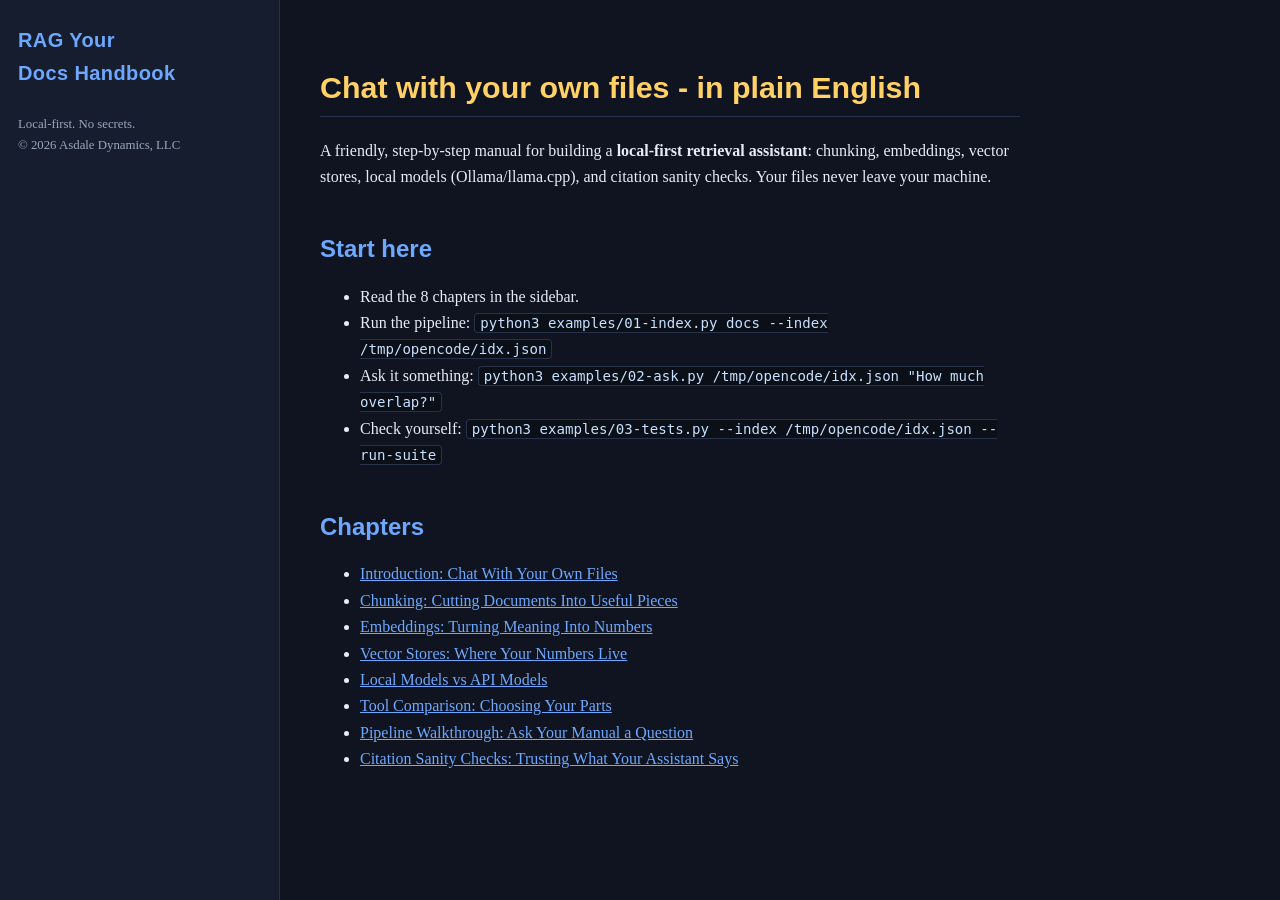
<file: site/index.html>
<!DOCTYPE html>
<html lang="en">
<head>
<meta charset="utf-8">
<meta name="viewport" content="width=device-width, initial-scale=1">
<title>RAG Your Docs Handbook</title>
<link rel="stylesheet" href="style.css">
</head>
<body>
<div class="layout">
<aside class="sidebar">
  <div class="brand">RAG Your<br>Docs Handbook</div>
  <p class="foot">Local-first. No secrets.<br>
  &copy; 2026 Asdale Dynamics, LLC</p>
</aside>
<main>
<h1>Chat with your own files - in plain English</h1>
<p>A friendly, step-by-step manual for building a <strong>local-first
retrieval assistant</strong>: chunking, embeddings, vector stores, local
models (Ollama/llama.cpp), and citation sanity checks. Your files never
leave your machine.</p>
<h2>Start here</h2>
<ul>
<li>Read the 8 chapters in the sidebar.</li>
<li>Run the pipeline: <code>python3 examples/01-index.py docs --index /tmp/opencode/idx.json</code></li>
<li>Ask it something: <code>python3 examples/02-ask.py /tmp/opencode/idx.json "How much overlap?"</code></li>
<li>Check yourself: <code>python3 examples/03-tests.py --index /tmp/opencode/idx.json --run-suite</code></li>
</ul>
<h2>Chapters</h2>
<ul>
<li><a href="00-introduction.html">Introduction: Chat With Your Own Files</a></li>
<li><a href="01-chunking.html">Chunking: Cutting Documents Into Useful Pieces</a></li>
<li><a href="02-embeddings.html">Embeddings: Turning Meaning Into Numbers</a></li>
<li><a href="03-vector-stores.html">Vector Stores: Where Your Numbers Live</a></li>
<li><a href="04-local-vs-api.html">Local Models vs API Models</a></li>
<li><a href="05-tool-comparison.html">Tool Comparison: Choosing Your Parts</a></li>
<li><a href="06-pipeline-walkthrough.html">Pipeline Walkthrough: Ask Your Manual a Question</a></li>
<li><a href="07-citations.html">Citation Sanity Checks: Trusting What Your Assistant Says</a></li>
</ul>
</main>
</div>
</body>
</html>
</file>
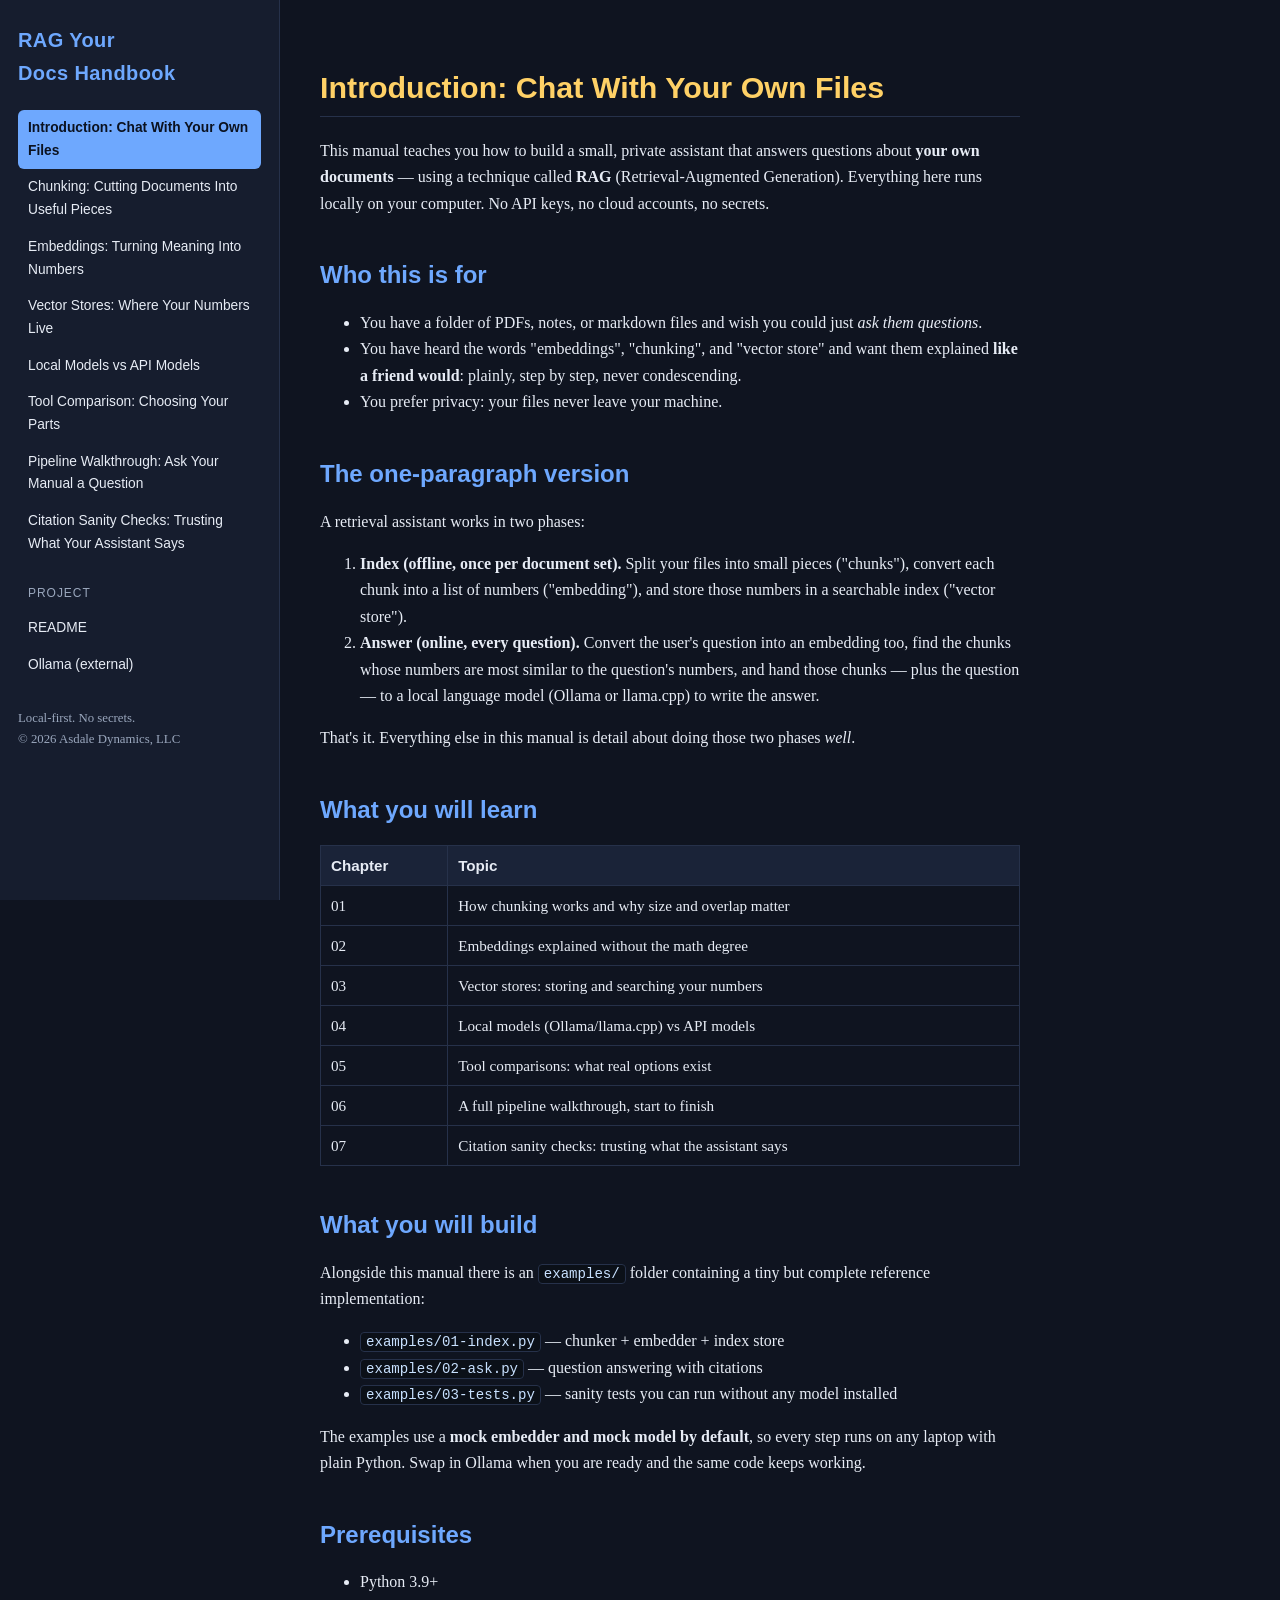
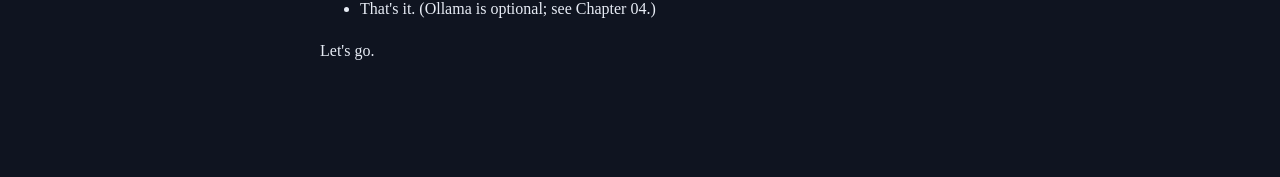
<file: site/00-introduction.html>
<!DOCTYPE html>
<html lang="en">
<head>
<meta charset="utf-8">
<meta name="viewport" content="width=device-width, initial-scale=1">
<title>Introduction: Chat With Your Own Files - RAG Your Docs Handbook</title>
<link rel="stylesheet" href="style.css">
</head>
<body>
<div class="layout">
<aside class="sidebar">
  <div class="brand">RAG Your<br>Docs Handbook</div>
  <nav><ul>
<li><a href="00-introduction.html" class="active">Introduction: Chat With Your Own Files</a></li>
<li><a href="01-chunking.html" class="">Chunking: Cutting Documents Into Useful Pieces</a></li>
<li><a href="02-embeddings.html" class="">Embeddings: Turning Meaning Into Numbers</a></li>
<li><a href="03-vector-stores.html" class="">Vector Stores: Where Your Numbers Live</a></li>
<li><a href="04-local-vs-api.html" class="">Local Models vs API Models</a></li>
<li><a href="05-tool-comparison.html" class="">Tool Comparison: Choosing Your Parts</a></li>
<li><a href="06-pipeline-walkthrough.html" class="">Pipeline Walkthrough: Ask Your Manual a Question</a></li>
<li><a href="07-citations.html" class="">Citation Sanity Checks: Trusting What Your Assistant Says</a></li>
<li class="nav-section">Project</li><li><a href="../README.md">README</a></li><li><a href="https://ollama.com" rel="noopener">Ollama (external)</a></li>
  </ul></nav>
  <p class="foot">Local-first. No secrets.<br>
  &copy; 2026 Asdale Dynamics, LLC</p>
</aside>
<main>
<h1>Introduction: Chat With Your Own Files</h1>
<p>This manual teaches you how to build a small, private assistant that answers questions about <strong>your own documents</strong> — using a technique called <strong>RAG</strong> (Retrieval-Augmented Generation). Everything here runs locally on your computer. No API keys, no cloud accounts, no secrets.</p>
<h2>Who this is for</h2>
<ul>
<li>You have a folder of PDFs, notes, or markdown files and wish you could just <em>ask them questions</em>.</li>
<li>You have heard the words "embeddings", "chunking", and "vector store" and want them explained <strong>like a friend would</strong>: plainly, step by step, never condescending.</li>
<li>You prefer privacy: your files never leave your machine.</li>
</ul>
<h2>The one-paragraph version</h2>
<p>A retrieval assistant works in two phases:</p>
<ol>
<li><strong>Index (offline, once per document set).</strong> Split your files into small pieces ("chunks"), convert each chunk into a list of numbers ("embedding"), and store those numbers in a searchable index ("vector store").</li>
<li><strong>Answer (online, every question).</strong> Convert the user's question into an embedding too, find the chunks whose numbers are most similar to the question's numbers, and hand those chunks — plus the question — to a local language model (Ollama or llama.cpp) to write the answer.</li>
</ol>
<p>That's it. Everything else in this manual is detail about doing those two phases <em>well</em>.</p>
<h2>What you will learn</h2>
<table><thead><tr><th>Chapter</th><th>Topic</th></tr></thead>
<tbody><tr><td>01</td><td>How chunking works and why size and overlap matter</td></tr>
<tr><td>02</td><td>Embeddings explained without the math degree</td></tr>
<tr><td>03</td><td>Vector stores: storing and searching your numbers</td></tr>
<tr><td>04</td><td>Local models (Ollama/llama.cpp) vs API models</td></tr>
<tr><td>05</td><td>Tool comparisons: what real options exist</td></tr>
<tr><td>06</td><td>A full pipeline walkthrough, start to finish</td></tr>
<tr><td>07</td><td>Citation sanity checks: trusting what the assistant says</td></tr>
</tbody>
</table>
<h2>What you will build</h2>
<p>Alongside this manual there is an <code>examples/</code> folder containing a tiny but complete reference implementation:</p>
<ul>
<li><code>examples/01-index.py</code> — chunker + embedder + index store</li>
<li><code>examples/02-ask.py</code> — question answering with citations</li>
<li><code>examples/03-tests.py</code> — sanity tests you can run without any model installed</li>
</ul>
<p>The examples use a <strong>mock embedder and mock model by default</strong>, so every step runs on any laptop with plain Python. Swap in Ollama when you are ready and the same code keeps working.</p>
<h2>Prerequisites</h2>
<ul>
<li>Python 3.9+</li>
<li>That's it. (Ollama is optional; see Chapter 04.)</li>
</ul>
<p>Let's go.</p>
</main>
</div>
</body>
</html>
</file>
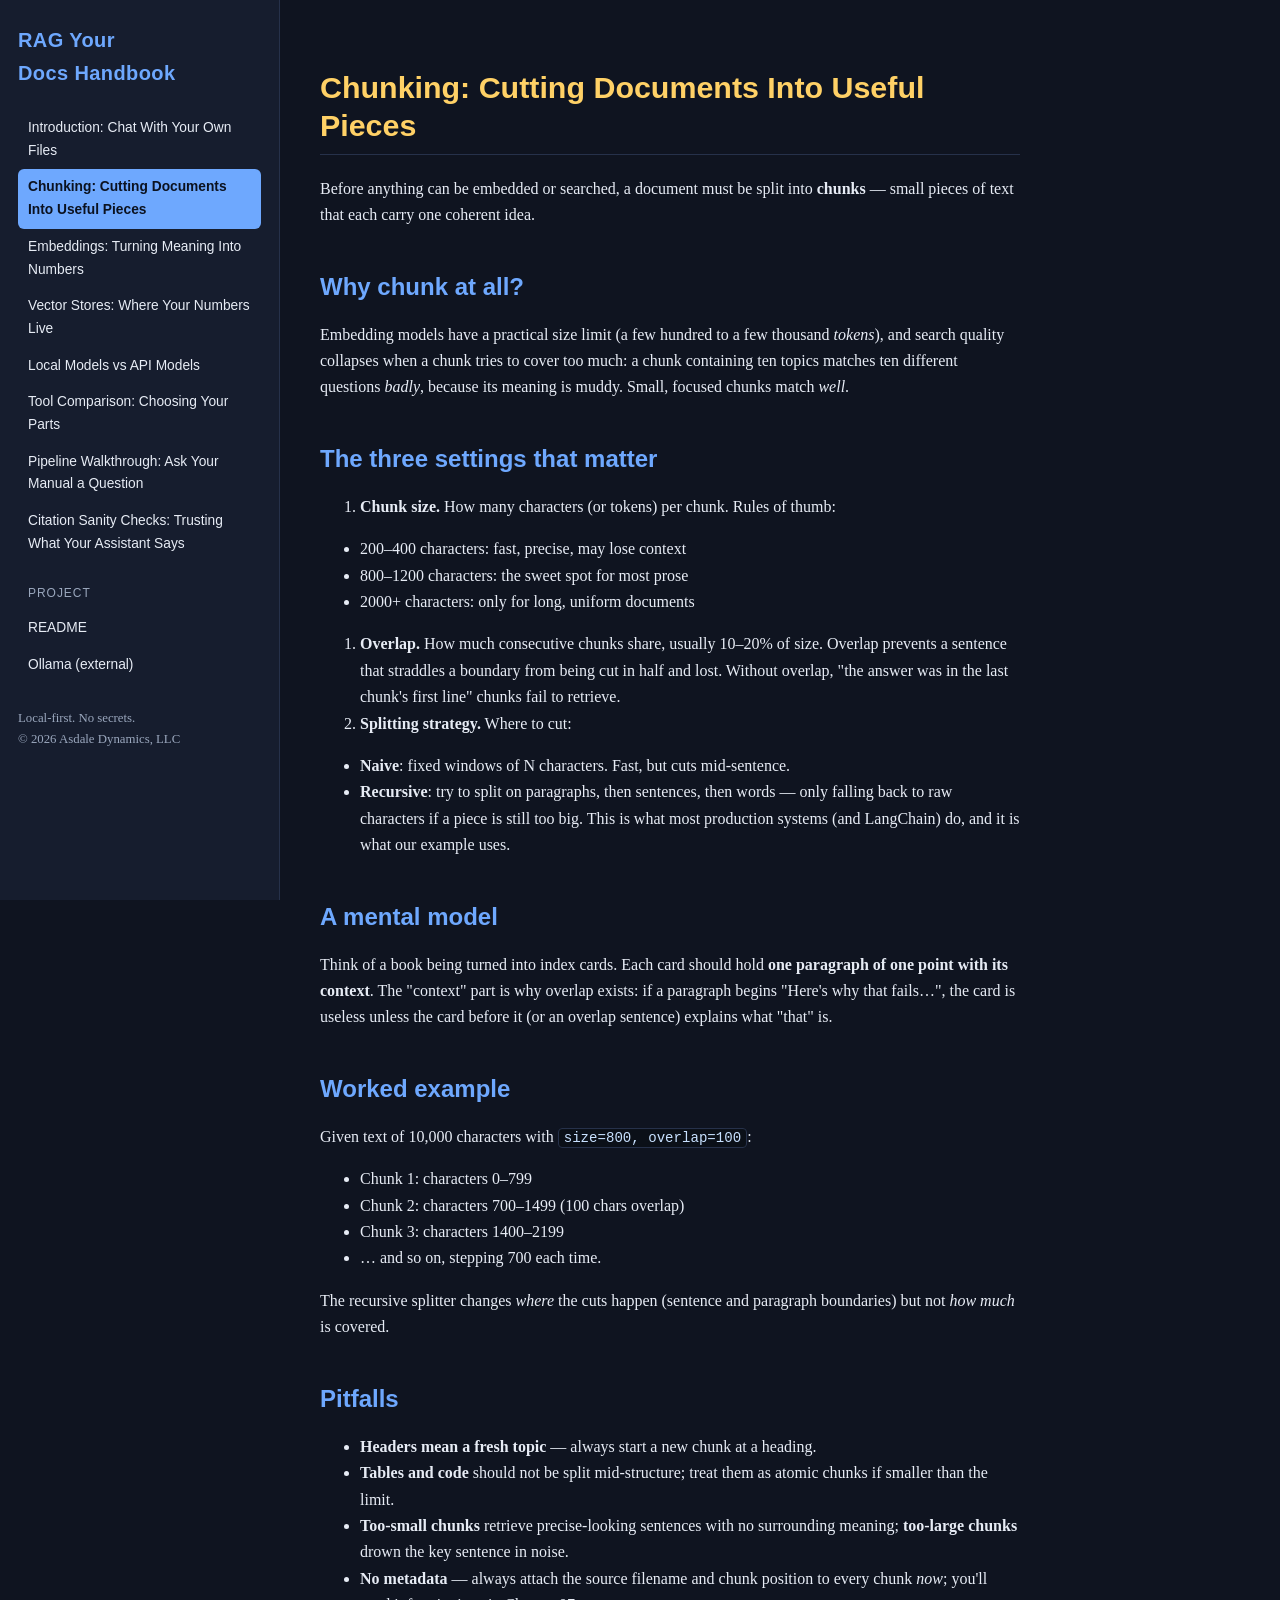
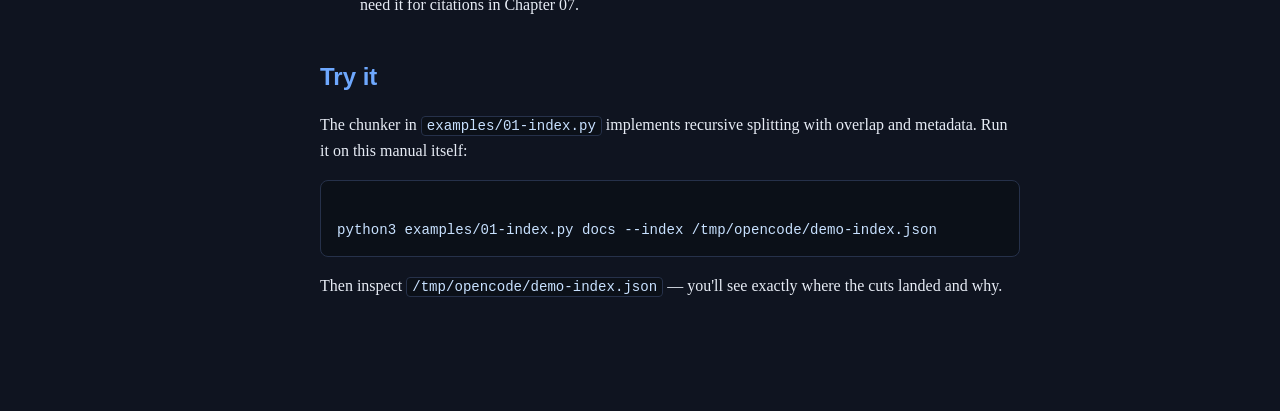
<file: site/01-chunking.html>
<!DOCTYPE html>
<html lang="en">
<head>
<meta charset="utf-8">
<meta name="viewport" content="width=device-width, initial-scale=1">
<title>Chunking: Cutting Documents Into Useful Pieces - RAG Your Docs Handbook</title>
<link rel="stylesheet" href="style.css">
</head>
<body>
<div class="layout">
<aside class="sidebar">
  <div class="brand">RAG Your<br>Docs Handbook</div>
  <nav><ul>
<li><a href="00-introduction.html" class="">Introduction: Chat With Your Own Files</a></li>
<li><a href="01-chunking.html" class="active">Chunking: Cutting Documents Into Useful Pieces</a></li>
<li><a href="02-embeddings.html" class="">Embeddings: Turning Meaning Into Numbers</a></li>
<li><a href="03-vector-stores.html" class="">Vector Stores: Where Your Numbers Live</a></li>
<li><a href="04-local-vs-api.html" class="">Local Models vs API Models</a></li>
<li><a href="05-tool-comparison.html" class="">Tool Comparison: Choosing Your Parts</a></li>
<li><a href="06-pipeline-walkthrough.html" class="">Pipeline Walkthrough: Ask Your Manual a Question</a></li>
<li><a href="07-citations.html" class="">Citation Sanity Checks: Trusting What Your Assistant Says</a></li>
<li class="nav-section">Project</li><li><a href="../README.md">README</a></li><li><a href="https://ollama.com" rel="noopener">Ollama (external)</a></li>
  </ul></nav>
  <p class="foot">Local-first. No secrets.<br>
  &copy; 2026 Asdale Dynamics, LLC</p>
</aside>
<main>
<h1>Chunking: Cutting Documents Into Useful Pieces</h1>
<p>Before anything can be embedded or searched, a document must be split into <strong>chunks</strong> — small pieces of text that each carry one coherent idea.</p>
<h2>Why chunk at all?</h2>
<p>Embedding models have a practical size limit (a few hundred to a few thousand <em>tokens</em>), and search quality collapses when a chunk tries to cover too much: a chunk containing ten topics matches ten different questions <em>badly</em>, because its meaning is muddy. Small, focused chunks match <em>well</em>.</p>
<h2>The three settings that matter</h2>
<ol>
<li><strong>Chunk size.</strong> How many characters (or tokens) per chunk. Rules of thumb:</li>
</ol>
<ul>
<li>200–400 characters: fast, precise, may lose context</li>
<li>800–1200 characters: the sweet spot for most prose</li>
<li>2000+ characters: only for long, uniform documents</li>
</ul>
<ol>
<li><strong>Overlap.</strong> How much consecutive chunks share, usually 10–20% of size. Overlap prevents a sentence that straddles a boundary from being cut in half and lost. Without overlap, "the answer was in the last chunk's first line" chunks fail to retrieve.</li>
<li><strong>Splitting strategy.</strong> Where to cut:</li>
</ol>
<ul>
<li><strong>Naive</strong>: fixed windows of N characters. Fast, but cuts mid-sentence.</li>
<li><strong>Recursive</strong>: try to split on paragraphs, then sentences, then words — only falling back to raw characters if a piece is still too big. This is what most production systems (and LangChain) do, and it is what our example uses.</li>
</ul>
<h2>A mental model</h2>
<p>Think of a book being turned into index cards. Each card should hold <strong>one paragraph of one point with its context</strong>. The "context" part is why overlap exists: if a paragraph begins "Here's why that fails…", the card is useless unless the card before it (or an overlap sentence) explains what "that" is.</p>
<h2>Worked example</h2>
<p>Given text of 10,000 characters with <code>size=800, overlap=100</code>:</p>
<ul>
<li>Chunk 1: characters 0–799</li>
<li>Chunk 2: characters 700–1499 (100 chars overlap)</li>
<li>Chunk 3: characters 1400–2199</li>
<li>… and so on, stepping 700 each time.</li>
</ul>
<p>The recursive splitter changes <em>where</em> the cuts happen (sentence and paragraph boundaries) but not <em>how much</em> is covered.</p>
<h2>Pitfalls</h2>
<ul>
<li><strong>Headers mean a fresh topic</strong> — always start a new chunk at a heading.</li>
<li><strong>Tables and code</strong> should not be split mid-structure; treat them as atomic chunks if smaller than the limit.</li>
<li><strong>Too-small chunks</strong> retrieve precise-looking sentences with no surrounding meaning; <strong>too-large chunks</strong> drown the key sentence in noise.</li>
<li><strong>No metadata</strong> — always attach the source filename and chunk position to every chunk <em>now</em>; you'll need it for citations in Chapter 07.</li>
</ul>
<h2>Try it</h2>
<p>The chunker in <code>examples/01-index.py</code> implements recursive splitting with overlap and metadata. Run it on this manual itself:</p>
<pre><code class="lang-bash">
python3 examples/01-index.py docs --index /tmp/opencode/demo-index.json
</code></pre>
<p>Then inspect <code>/tmp/opencode/demo-index.json</code> — you'll see exactly where the cuts landed and why.</p>
</main>
</div>
</body>
</html>
</file>
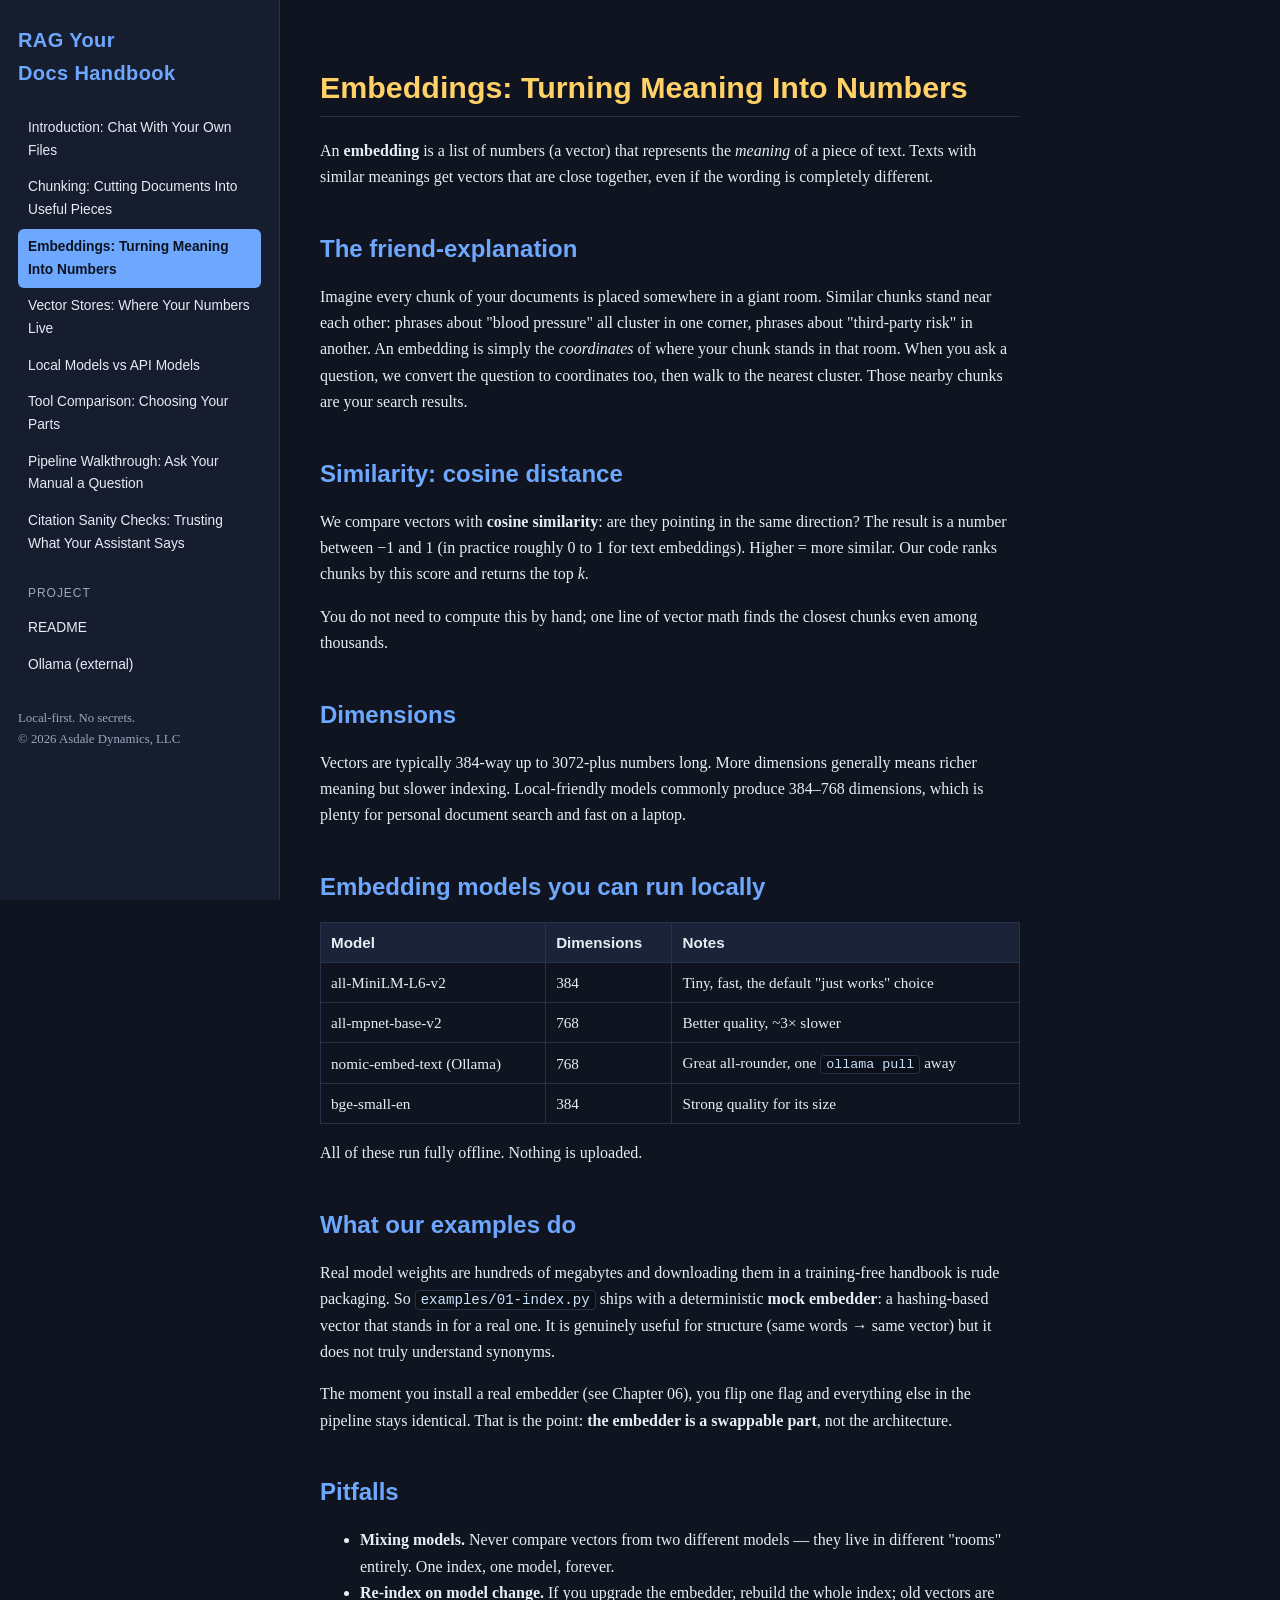
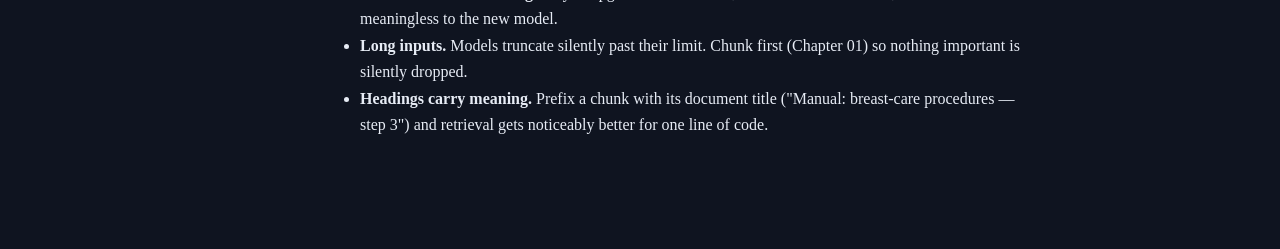
<file: site/02-embeddings.html>
<!DOCTYPE html>
<html lang="en">
<head>
<meta charset="utf-8">
<meta name="viewport" content="width=device-width, initial-scale=1">
<title>Embeddings: Turning Meaning Into Numbers - RAG Your Docs Handbook</title>
<link rel="stylesheet" href="style.css">
</head>
<body>
<div class="layout">
<aside class="sidebar">
  <div class="brand">RAG Your<br>Docs Handbook</div>
  <nav><ul>
<li><a href="00-introduction.html" class="">Introduction: Chat With Your Own Files</a></li>
<li><a href="01-chunking.html" class="">Chunking: Cutting Documents Into Useful Pieces</a></li>
<li><a href="02-embeddings.html" class="active">Embeddings: Turning Meaning Into Numbers</a></li>
<li><a href="03-vector-stores.html" class="">Vector Stores: Where Your Numbers Live</a></li>
<li><a href="04-local-vs-api.html" class="">Local Models vs API Models</a></li>
<li><a href="05-tool-comparison.html" class="">Tool Comparison: Choosing Your Parts</a></li>
<li><a href="06-pipeline-walkthrough.html" class="">Pipeline Walkthrough: Ask Your Manual a Question</a></li>
<li><a href="07-citations.html" class="">Citation Sanity Checks: Trusting What Your Assistant Says</a></li>
<li class="nav-section">Project</li><li><a href="../README.md">README</a></li><li><a href="https://ollama.com" rel="noopener">Ollama (external)</a></li>
  </ul></nav>
  <p class="foot">Local-first. No secrets.<br>
  &copy; 2026 Asdale Dynamics, LLC</p>
</aside>
<main>
<h1>Embeddings: Turning Meaning Into Numbers</h1>
<p>An <strong>embedding</strong> is a list of numbers (a vector) that represents the <em>meaning</em> of a piece of text. Texts with similar meanings get vectors that are close together, even if the wording is completely different.</p>
<h2>The friend-explanation</h2>
<p>Imagine every chunk of your documents is placed somewhere in a giant room. Similar chunks stand near each other: phrases about "blood pressure" all cluster in one corner, phrases about "third-party risk" in another. An embedding is simply the <em>coordinates</em> of where your chunk stands in that room. When you ask a question, we convert the question to coordinates too, then walk to the nearest cluster. Those nearby chunks are your search results.</p>
<h2>Similarity: cosine distance</h2>
<p>We compare vectors with <strong>cosine similarity</strong>: are they pointing in the same direction? The result is a number between −1 and 1 (in practice roughly 0 to 1 for text embeddings). Higher = more similar. Our code ranks chunks by this score and returns the top <em>k</em>.</p>
<p>You do not need to compute this by hand; one line of vector math finds the closest chunks even among thousands.</p>
<h2>Dimensions</h2>
<p>Vectors are typically 384-way up to 3072-plus numbers long. More dimensions generally means richer meaning but slower indexing. Local-friendly models commonly produce 384–768 dimensions, which is plenty for personal document search and fast on a laptop.</p>
<h2>Embedding models you can run locally</h2>
<table><thead><tr><th>Model</th><th>Dimensions</th><th>Notes</th></tr></thead>
<tbody><tr><td>all-MiniLM-L6-v2</td><td>384</td><td>Tiny, fast, the default "just works" choice</td></tr>
<tr><td>all-mpnet-base-v2</td><td>768</td><td>Better quality, ~3× slower</td></tr>
<tr><td>nomic-embed-text (Ollama)</td><td>768</td><td>Great all-rounder, one <code>ollama pull</code> away</td></tr>
<tr><td>bge-small-en</td><td>384</td><td>Strong quality for its size</td></tr>
</tbody>
</table>
<p>All of these run fully offline. Nothing is uploaded.</p>
<h2>What our examples do</h2>
<p>Real model weights are hundreds of megabytes and downloading them in a training-free handbook is rude packaging. So <code>examples/01-index.py</code> ships with a deterministic <strong>mock embedder</strong>: a hashing-based vector that stands in for a real one. It is genuinely useful for structure (same words → same vector) but it does not truly understand synonyms.</p>
<p>The moment you install a real embedder (see Chapter 06), you flip one flag and everything else in the pipeline stays identical. That is the point: <strong>the embedder is a swappable part</strong>, not the architecture.</p>
<h2>Pitfalls</h2>
<ul>
<li><strong>Mixing models.</strong> Never compare vectors from two different models — they live in different "rooms" entirely. One index, one model, forever.</li>
<li><strong>Re-index on model change.</strong> If you upgrade the embedder, rebuild the whole index; old vectors are meaningless to the new model.</li>
<li><strong>Long inputs.</strong> Models truncate silently past their limit. Chunk first (Chapter 01) so nothing important is silently dropped.</li>
<li><strong>Headings carry meaning.</strong> Prefix a chunk with its document title ("Manual: breast-care procedures — step 3") and retrieval gets noticeably better for one line of code.</li>
</ul>
</main>
</div>
</body>
</html>
</file>
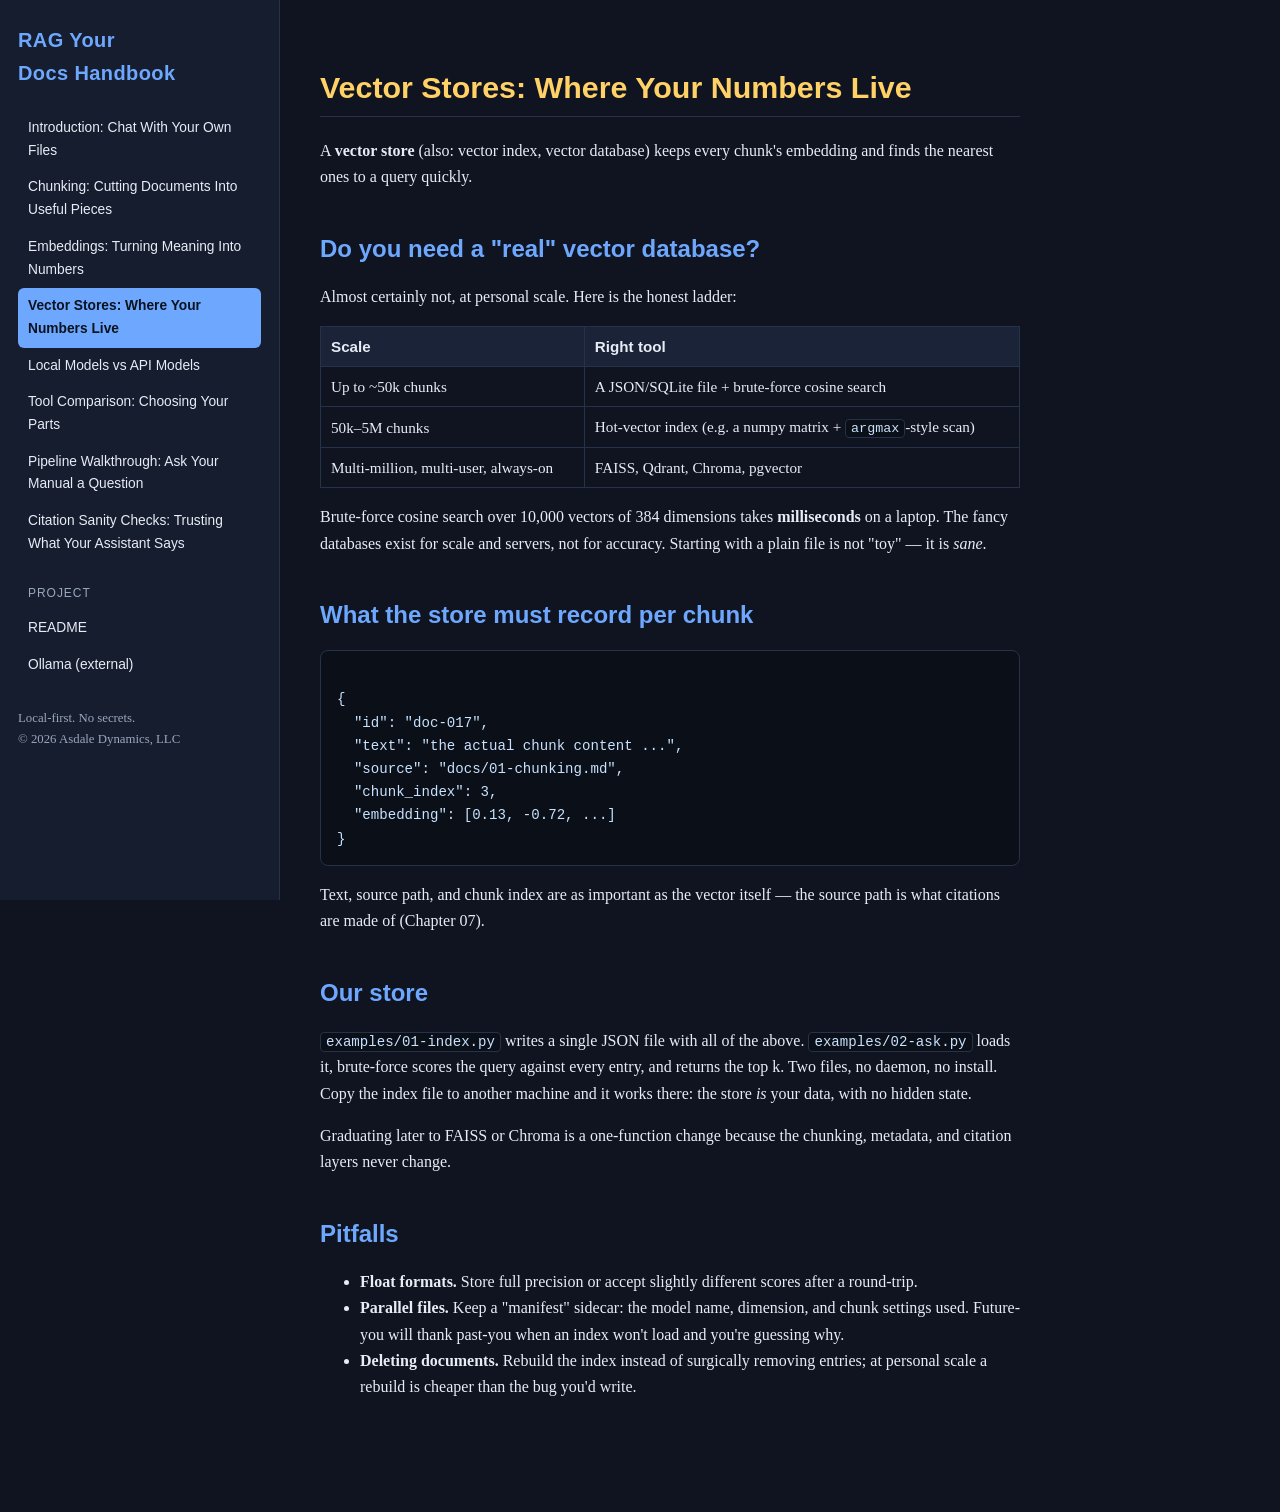
<file: site/03-vector-stores.html>
<!DOCTYPE html>
<html lang="en">
<head>
<meta charset="utf-8">
<meta name="viewport" content="width=device-width, initial-scale=1">
<title>Vector Stores: Where Your Numbers Live - RAG Your Docs Handbook</title>
<link rel="stylesheet" href="style.css">
</head>
<body>
<div class="layout">
<aside class="sidebar">
  <div class="brand">RAG Your<br>Docs Handbook</div>
  <nav><ul>
<li><a href="00-introduction.html" class="">Introduction: Chat With Your Own Files</a></li>
<li><a href="01-chunking.html" class="">Chunking: Cutting Documents Into Useful Pieces</a></li>
<li><a href="02-embeddings.html" class="">Embeddings: Turning Meaning Into Numbers</a></li>
<li><a href="03-vector-stores.html" class="active">Vector Stores: Where Your Numbers Live</a></li>
<li><a href="04-local-vs-api.html" class="">Local Models vs API Models</a></li>
<li><a href="05-tool-comparison.html" class="">Tool Comparison: Choosing Your Parts</a></li>
<li><a href="06-pipeline-walkthrough.html" class="">Pipeline Walkthrough: Ask Your Manual a Question</a></li>
<li><a href="07-citations.html" class="">Citation Sanity Checks: Trusting What Your Assistant Says</a></li>
<li class="nav-section">Project</li><li><a href="../README.md">README</a></li><li><a href="https://ollama.com" rel="noopener">Ollama (external)</a></li>
  </ul></nav>
  <p class="foot">Local-first. No secrets.<br>
  &copy; 2026 Asdale Dynamics, LLC</p>
</aside>
<main>
<h1>Vector Stores: Where Your Numbers Live</h1>
<p>A <strong>vector store</strong> (also: vector index, vector database) keeps every chunk's embedding and finds the nearest ones to a query quickly.</p>
<h2>Do you need a "real" vector database?</h2>
<p>Almost certainly not, at personal scale. Here is the honest ladder:</p>
<table><thead><tr><th>Scale</th><th>Right tool</th></tr></thead>
<tbody><tr><td>Up to ~50k chunks</td><td>A JSON/SQLite file + brute-force cosine search</td></tr>
<tr><td>50k–5M chunks</td><td>Hot-vector index (e.g. a numpy matrix + <code>argmax</code>-style scan)</td></tr>
<tr><td>Multi-million, multi-user, always-on</td><td>FAISS, Qdrant, Chroma, pgvector</td></tr>
</tbody>
</table>
<p>Brute-force cosine search over 10,000 vectors of 384 dimensions takes <strong>milliseconds</strong> on a laptop. The fancy databases exist for scale and servers, not for accuracy. Starting with a plain file is not "toy" — it is <em>sane</em>.</p>
<h2>What the store must record per chunk</h2>
<pre><code class="lang-text">
{
  &quot;id&quot;: &quot;doc-017&quot;,
  &quot;text&quot;: &quot;the actual chunk content ...&quot;,
  &quot;source&quot;: &quot;docs/01-chunking.md&quot;,
  &quot;chunk_index&quot;: 3,
  &quot;embedding&quot;: [0.13, -0.72, ...]
}
</code></pre>
<p>Text, source path, and chunk index are as important as the vector itself — the source path is what citations are made of (Chapter 07).</p>
<h2>Our store</h2>
<p><code>examples/01-index.py</code> writes a single JSON file with all of the above. <code>examples/02-ask.py</code> loads it, brute-force scores the query against every entry, and returns the top k. Two files, no daemon, no install. Copy the index file to another machine and it works there: the store <em>is</em> your data, with no hidden state.</p>
<p>Graduating later to FAISS or Chroma is a one-function change because the chunking, metadata, and citation layers never change.</p>
<h2>Pitfalls</h2>
<ul>
<li><strong>Float formats.</strong> Store full precision or accept slightly different scores after a round-trip.</li>
<li><strong>Parallel files.</strong> Keep a "manifest" sidecar: the model name, dimension, and chunk settings used. Future-you will thank past-you when an index won't load and you're guessing why.</li>
<li><strong>Deleting documents.</strong> Rebuild the index instead of surgically removing entries; at personal scale a rebuild is cheaper than the bug you'd write.</li>
</ul>
</main>
</div>
</body>
</html>
</file>
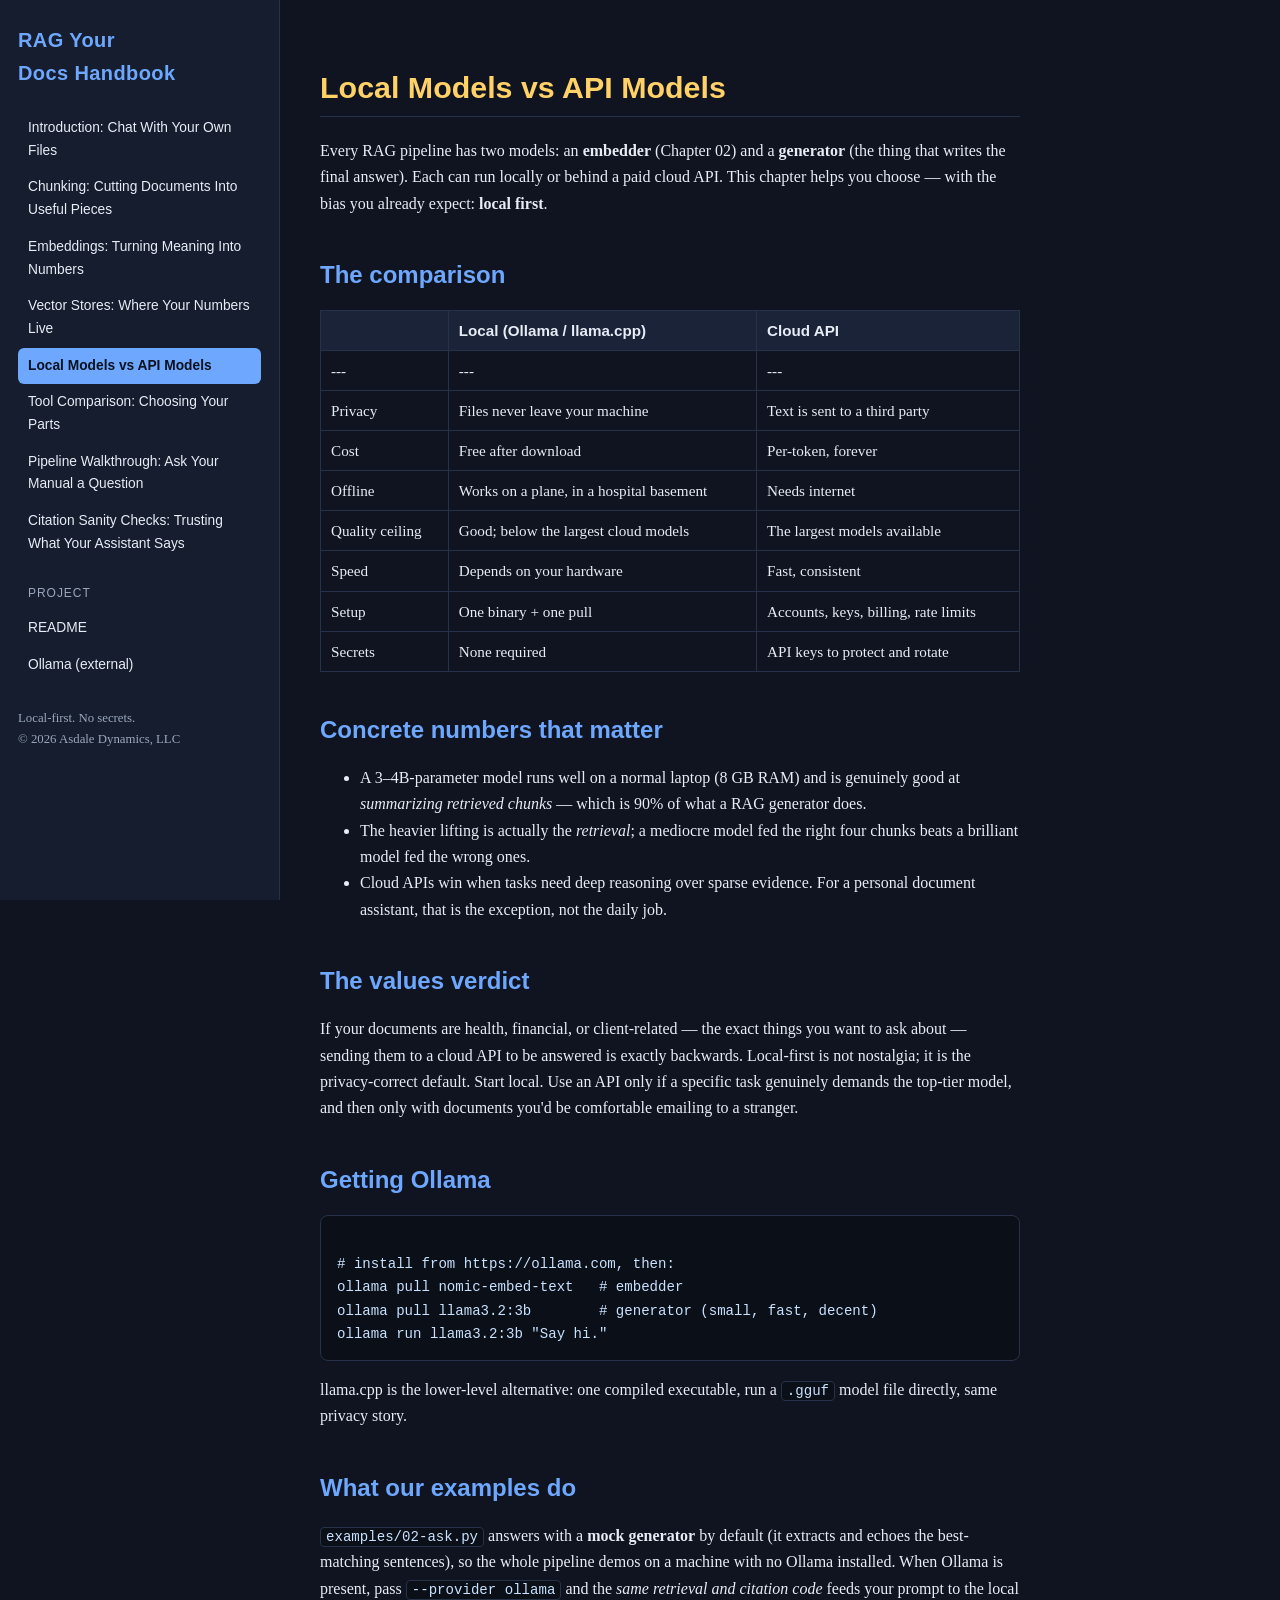
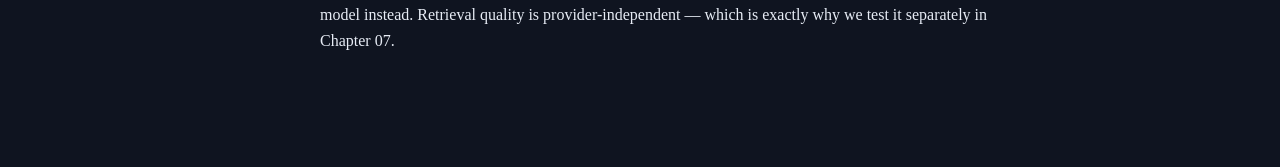
<file: site/04-local-vs-api.html>
<!DOCTYPE html>
<html lang="en">
<head>
<meta charset="utf-8">
<meta name="viewport" content="width=device-width, initial-scale=1">
<title>Local Models vs API Models - RAG Your Docs Handbook</title>
<link rel="stylesheet" href="style.css">
</head>
<body>
<div class="layout">
<aside class="sidebar">
  <div class="brand">RAG Your<br>Docs Handbook</div>
  <nav><ul>
<li><a href="00-introduction.html" class="">Introduction: Chat With Your Own Files</a></li>
<li><a href="01-chunking.html" class="">Chunking: Cutting Documents Into Useful Pieces</a></li>
<li><a href="02-embeddings.html" class="">Embeddings: Turning Meaning Into Numbers</a></li>
<li><a href="03-vector-stores.html" class="">Vector Stores: Where Your Numbers Live</a></li>
<li><a href="04-local-vs-api.html" class="active">Local Models vs API Models</a></li>
<li><a href="05-tool-comparison.html" class="">Tool Comparison: Choosing Your Parts</a></li>
<li><a href="06-pipeline-walkthrough.html" class="">Pipeline Walkthrough: Ask Your Manual a Question</a></li>
<li><a href="07-citations.html" class="">Citation Sanity Checks: Trusting What Your Assistant Says</a></li>
<li class="nav-section">Project</li><li><a href="../README.md">README</a></li><li><a href="https://ollama.com" rel="noopener">Ollama (external)</a></li>
  </ul></nav>
  <p class="foot">Local-first. No secrets.<br>
  &copy; 2026 Asdale Dynamics, LLC</p>
</aside>
<main>
<h1>Local Models vs API Models</h1>
<p>Every RAG pipeline has two models: an <strong>embedder</strong> (Chapter 02) and a <strong>generator</strong> (the thing that writes the final answer). Each can run locally or behind a paid cloud API. This chapter helps you choose — with the bias you already expect: <strong>local first</strong>.</p>
<h2>The comparison</h2>
<table><thead><tr><th></th><th>Local (Ollama / llama.cpp)</th><th>Cloud API</th></tr></thead>
<tbody><tr><td>---</td><td>---</td><td>---</td></tr>
<tr><td>Privacy</td><td>Files never leave your machine</td><td>Text is sent to a third party</td></tr>
<tr><td>Cost</td><td>Free after download</td><td>Per-token, forever</td></tr>
<tr><td>Offline</td><td>Works on a plane, in a hospital basement</td><td>Needs internet</td></tr>
<tr><td>Quality ceiling</td><td>Good; below the largest cloud models</td><td>The largest models available</td></tr>
<tr><td>Speed</td><td>Depends on your hardware</td><td>Fast, consistent</td></tr>
<tr><td>Setup</td><td>One binary + one pull</td><td>Accounts, keys, billing, rate limits</td></tr>
<tr><td>Secrets</td><td>None required</td><td>API keys to protect and rotate</td></tr>
</tbody>
</table>
<h2>Concrete numbers that matter</h2>
<ul>
<li>A 3–4B-parameter model runs well on a normal laptop (8 GB RAM) and is genuinely good at <em>summarizing retrieved chunks</em> — which is 90% of what a RAG generator does.</li>
<li>The heavier lifting is actually the <em>retrieval</em>; a mediocre model fed the right four chunks beats a brilliant model fed the wrong ones.</li>
<li>Cloud APIs win when tasks need deep reasoning over sparse evidence. For a personal document assistant, that is the exception, not the daily job.</li>
</ul>
<h2>The values verdict</h2>
<p>If your documents are health, financial, or client-related — the exact things you want to ask about — sending them to a cloud API to be answered is exactly backwards. Local-first is not nostalgia; it is the privacy-correct default. Start local. Use an API only if a specific task genuinely demands the top-tier model, and then only with documents you'd be comfortable emailing to a stranger.</p>
<h2>Getting Ollama</h2>
<pre><code class="lang-bash">
# install from https://ollama.com, then:
ollama pull nomic-embed-text   # embedder
ollama pull llama3.2:3b        # generator (small, fast, decent)
ollama run llama3.2:3b &quot;Say hi.&quot;
</code></pre>
<p>llama.cpp is the lower-level alternative: one compiled executable, run a <code>.gguf</code> model file directly, same privacy story.</p>
<h2>What our examples do</h2>
<p><code>examples/02-ask.py</code> answers with a <strong>mock generator</strong> by default (it extracts and echoes the best-matching sentences), so the whole pipeline demos on a machine with no Ollama installed. When Ollama is present, pass <code>--provider ollama</code> and the <em>same retrieval and citation code</em> feeds your prompt to the local model instead. Retrieval quality is provider-independent — which is exactly why we test it separately in Chapter 07.</p>
</main>
</div>
</body>
</html>
</file>
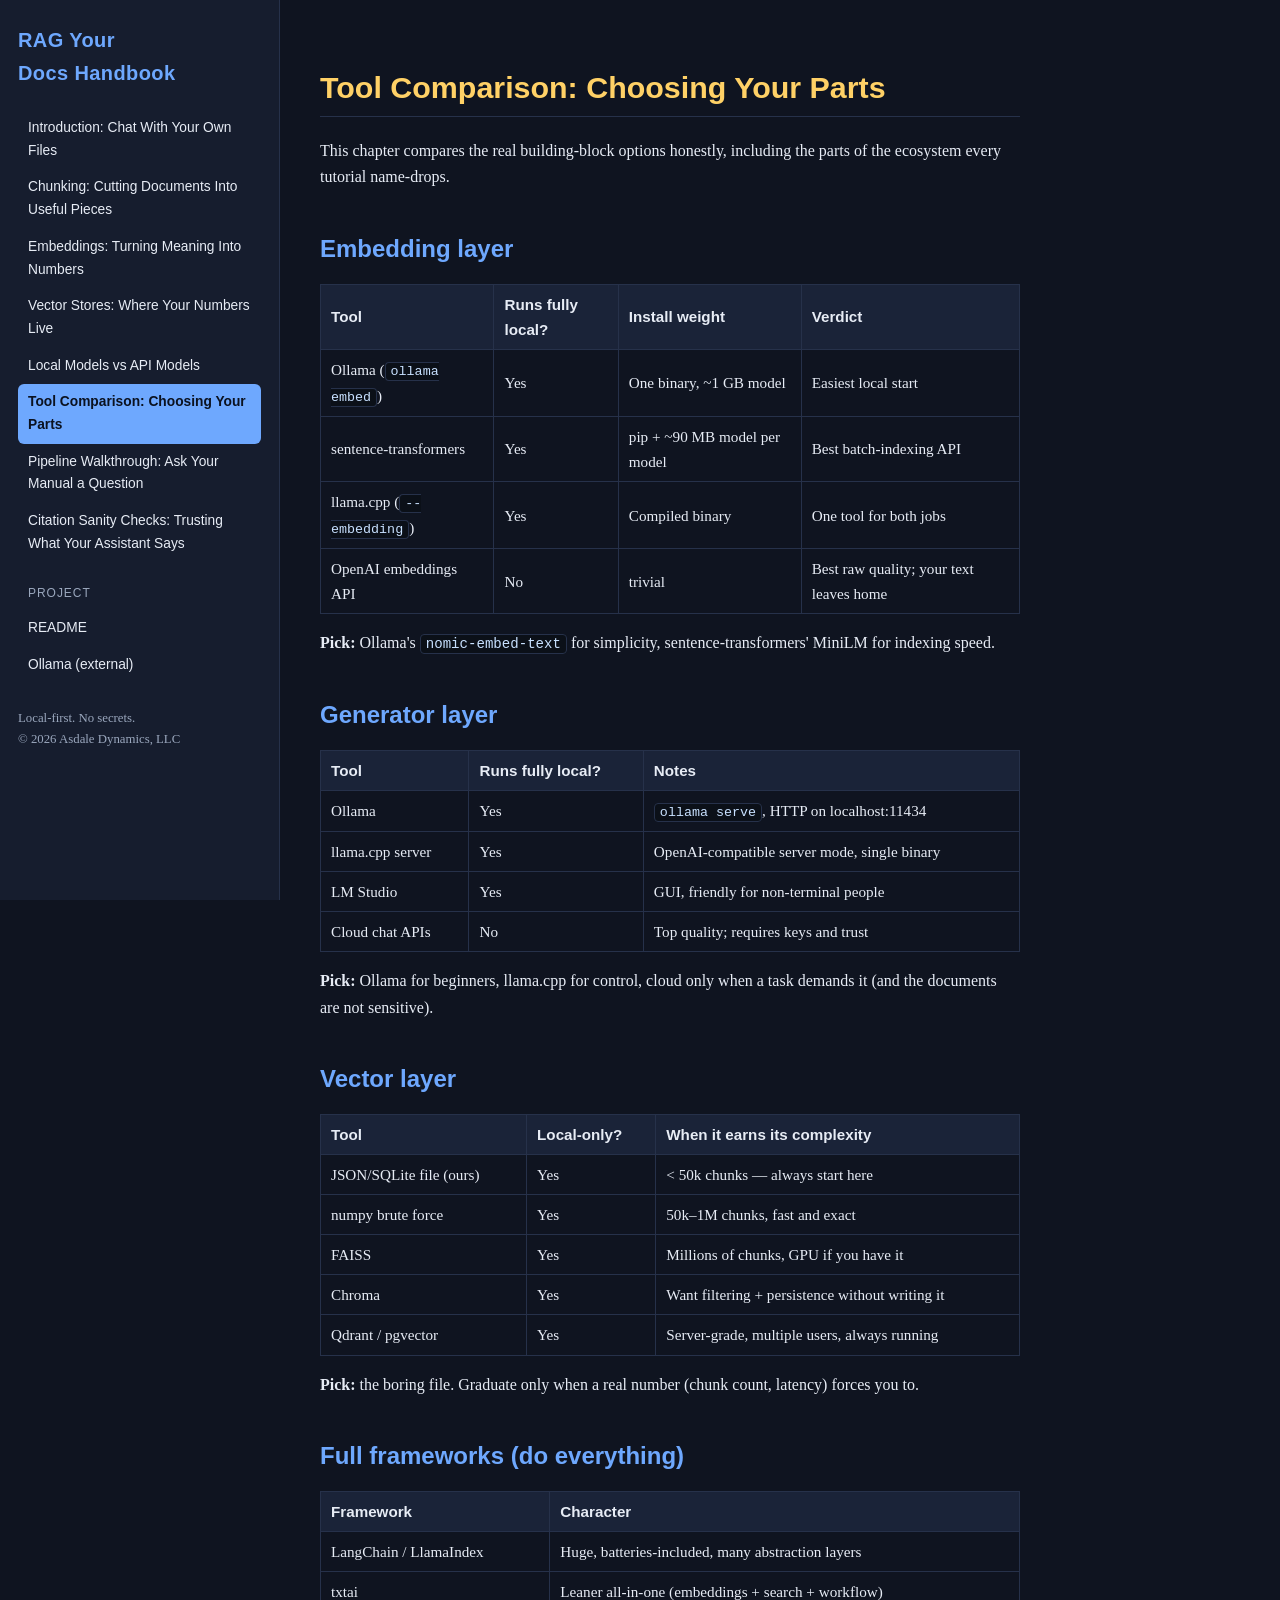
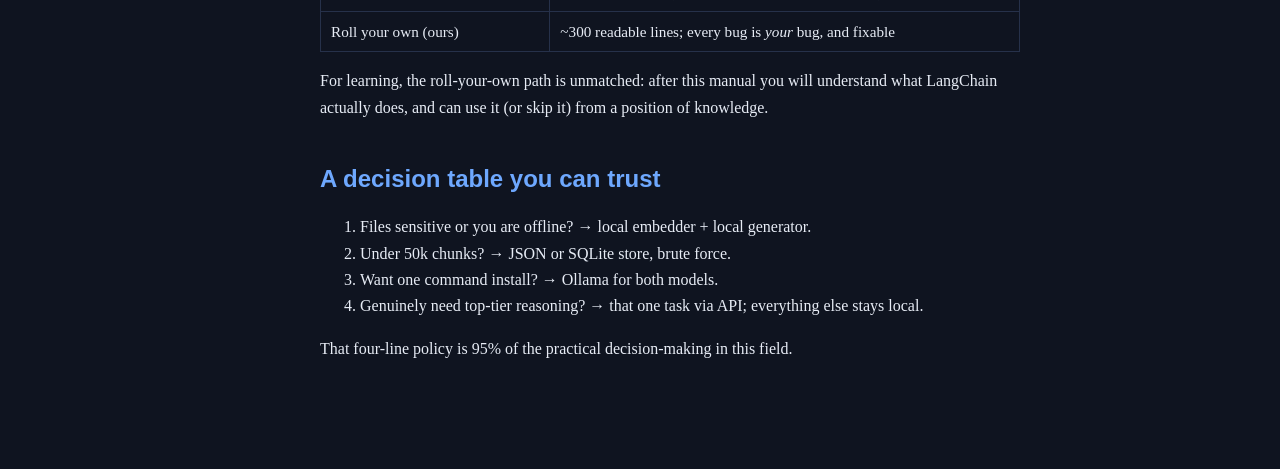
<file: site/05-tool-comparison.html>
<!DOCTYPE html>
<html lang="en">
<head>
<meta charset="utf-8">
<meta name="viewport" content="width=device-width, initial-scale=1">
<title>Tool Comparison: Choosing Your Parts - RAG Your Docs Handbook</title>
<link rel="stylesheet" href="style.css">
</head>
<body>
<div class="layout">
<aside class="sidebar">
  <div class="brand">RAG Your<br>Docs Handbook</div>
  <nav><ul>
<li><a href="00-introduction.html" class="">Introduction: Chat With Your Own Files</a></li>
<li><a href="01-chunking.html" class="">Chunking: Cutting Documents Into Useful Pieces</a></li>
<li><a href="02-embeddings.html" class="">Embeddings: Turning Meaning Into Numbers</a></li>
<li><a href="03-vector-stores.html" class="">Vector Stores: Where Your Numbers Live</a></li>
<li><a href="04-local-vs-api.html" class="">Local Models vs API Models</a></li>
<li><a href="05-tool-comparison.html" class="active">Tool Comparison: Choosing Your Parts</a></li>
<li><a href="06-pipeline-walkthrough.html" class="">Pipeline Walkthrough: Ask Your Manual a Question</a></li>
<li><a href="07-citations.html" class="">Citation Sanity Checks: Trusting What Your Assistant Says</a></li>
<li class="nav-section">Project</li><li><a href="../README.md">README</a></li><li><a href="https://ollama.com" rel="noopener">Ollama (external)</a></li>
  </ul></nav>
  <p class="foot">Local-first. No secrets.<br>
  &copy; 2026 Asdale Dynamics, LLC</p>
</aside>
<main>
<h1>Tool Comparison: Choosing Your Parts</h1>
<p>This chapter compares the real building-block options honestly, including the parts of the ecosystem every tutorial name-drops.</p>
<h2>Embedding layer</h2>
<table><thead><tr><th>Tool</th><th>Runs fully local?</th><th>Install weight</th><th>Verdict</th></tr></thead>
<tbody><tr><td>Ollama (<code>ollama embed</code>)</td><td>Yes</td><td>One binary, ~1 GB model</td><td>Easiest local start</td></tr>
<tr><td>sentence-transformers</td><td>Yes</td><td>pip + ~90 MB model per model</td><td>Best batch-indexing API</td></tr>
<tr><td>llama.cpp (<code>--embedding</code>)</td><td>Yes</td><td>Compiled binary</td><td>One tool for both jobs</td></tr>
<tr><td>OpenAI embeddings API</td><td>No</td><td>trivial</td><td>Best raw quality; your text leaves home</td></tr>
</tbody>
</table>
<p><strong>Pick:</strong> Ollama's <code>nomic-embed-text</code> for simplicity, sentence-transformers' MiniLM for indexing speed.</p>
<h2>Generator layer</h2>
<table><thead><tr><th>Tool</th><th>Runs fully local?</th><th>Notes</th></tr></thead>
<tbody><tr><td>Ollama</td><td>Yes</td><td><code>ollama serve</code>, HTTP on localhost:11434</td></tr>
<tr><td>llama.cpp server</td><td>Yes</td><td>OpenAI-compatible server mode, single binary</td></tr>
<tr><td>LM Studio</td><td>Yes</td><td>GUI, friendly for non-terminal people</td></tr>
<tr><td>Cloud chat APIs</td><td>No</td><td>Top quality; requires keys and trust</td></tr>
</tbody>
</table>
<p><strong>Pick:</strong> Ollama for beginners, llama.cpp for control, cloud only when a task demands it (and the documents are not sensitive).</p>
<h2>Vector layer</h2>
<table><thead><tr><th>Tool</th><th>Local-only?</th><th>When it earns its complexity</th></tr></thead>
<tbody><tr><td>JSON/SQLite file (ours)</td><td>Yes</td><td>&lt; 50k chunks — always start here</td></tr>
<tr><td>numpy brute force</td><td>Yes</td><td>50k–1M chunks, fast and exact</td></tr>
<tr><td>FAISS</td><td>Yes</td><td>Millions of chunks, GPU if you have it</td></tr>
<tr><td>Chroma</td><td>Yes</td><td>Want filtering + persistence without writing it</td></tr>
<tr><td>Qdrant / pgvector</td><td>Yes</td><td>Server-grade, multiple users, always running</td></tr>
</tbody>
</table>
<p><strong>Pick:</strong> the boring file. Graduate only when a real number (chunk count, latency) forces you to.</p>
<h2>Full frameworks (do everything)</h2>
<table><thead><tr><th>Framework</th><th>Character</th></tr></thead>
<tbody><tr><td>LangChain / LlamaIndex</td><td>Huge, batteries-included, many abstraction layers</td></tr>
<tr><td>txtai</td><td>Leaner all-in-one (embeddings + search + workflow)</td></tr>
<tr><td>Roll your own (ours)</td><td>~300 readable lines; every bug is <em>your</em> bug, and fixable</td></tr>
</tbody>
</table>
<p>For learning, the roll-your-own path is unmatched: after this manual you will understand what LangChain actually does, and can use it (or skip it) from a position of knowledge.</p>
<h2>A decision table you can trust</h2>
<ol>
<li>Files sensitive or you are offline? → local embedder + local generator.</li>
<li>Under 50k chunks? → JSON or SQLite store, brute force.</li>
<li>Want one command install? → Ollama for both models.</li>
<li>Genuinely need top-tier reasoning? → that one task via API; everything else stays local.</li>
</ol>
<p>That four-line policy is 95% of the practical decision-making in this field.</p>
</main>
</div>
</body>
</html>
</file>
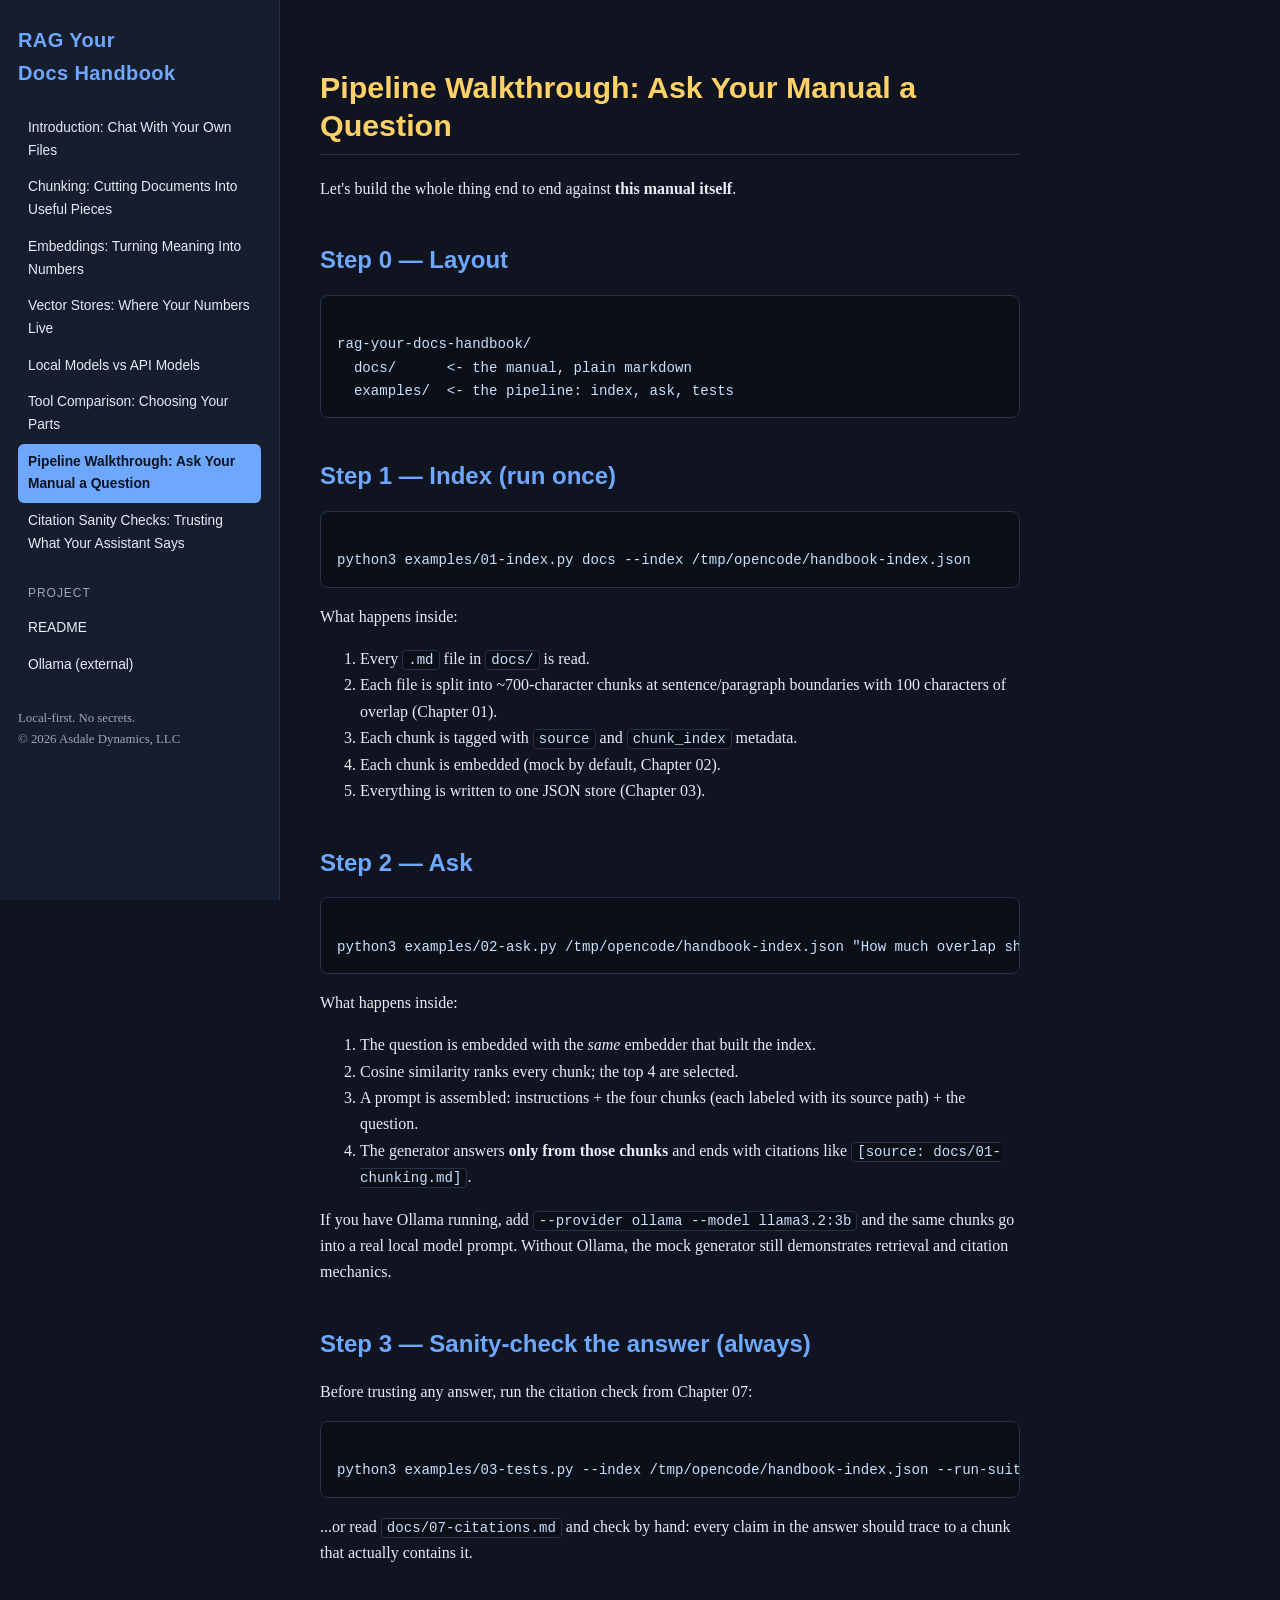
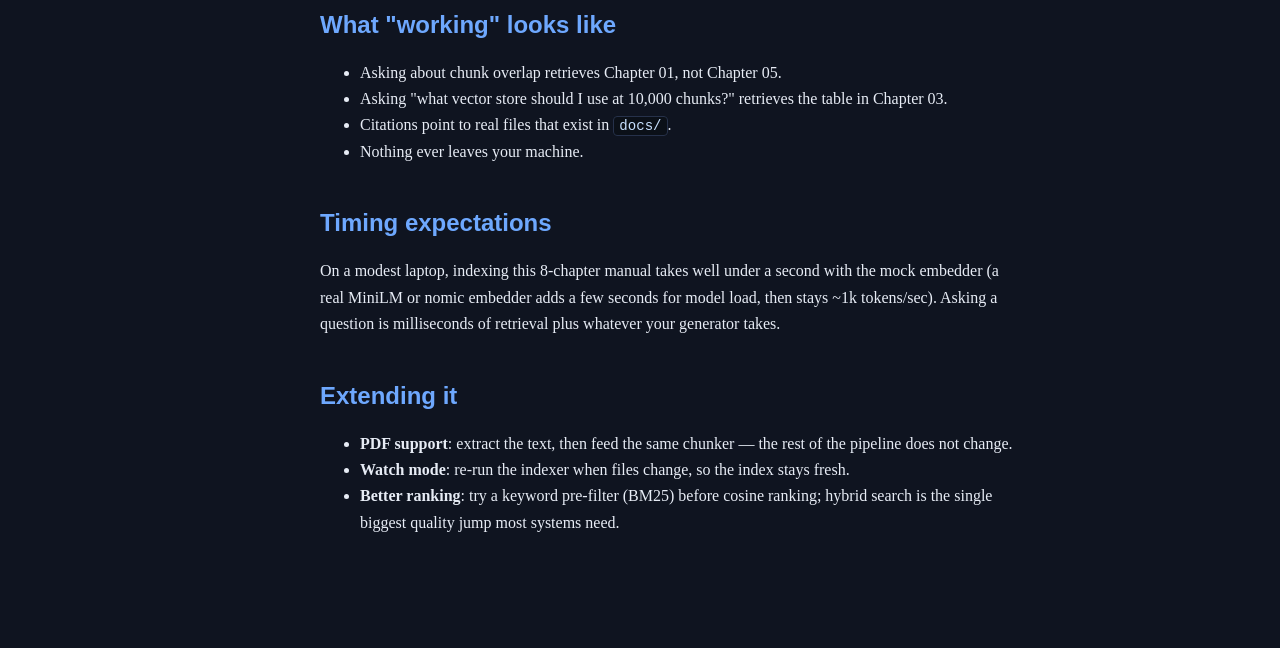
<file: site/06-pipeline-walkthrough.html>
<!DOCTYPE html>
<html lang="en">
<head>
<meta charset="utf-8">
<meta name="viewport" content="width=device-width, initial-scale=1">
<title>Pipeline Walkthrough: Ask Your Manual a Question - RAG Your Docs Handbook</title>
<link rel="stylesheet" href="style.css">
</head>
<body>
<div class="layout">
<aside class="sidebar">
  <div class="brand">RAG Your<br>Docs Handbook</div>
  <nav><ul>
<li><a href="00-introduction.html" class="">Introduction: Chat With Your Own Files</a></li>
<li><a href="01-chunking.html" class="">Chunking: Cutting Documents Into Useful Pieces</a></li>
<li><a href="02-embeddings.html" class="">Embeddings: Turning Meaning Into Numbers</a></li>
<li><a href="03-vector-stores.html" class="">Vector Stores: Where Your Numbers Live</a></li>
<li><a href="04-local-vs-api.html" class="">Local Models vs API Models</a></li>
<li><a href="05-tool-comparison.html" class="">Tool Comparison: Choosing Your Parts</a></li>
<li><a href="06-pipeline-walkthrough.html" class="active">Pipeline Walkthrough: Ask Your Manual a Question</a></li>
<li><a href="07-citations.html" class="">Citation Sanity Checks: Trusting What Your Assistant Says</a></li>
<li class="nav-section">Project</li><li><a href="../README.md">README</a></li><li><a href="https://ollama.com" rel="noopener">Ollama (external)</a></li>
  </ul></nav>
  <p class="foot">Local-first. No secrets.<br>
  &copy; 2026 Asdale Dynamics, LLC</p>
</aside>
<main>
<h1>Pipeline Walkthrough: Ask Your Manual a Question</h1>
<p>Let's build the whole thing end to end against <strong>this manual itself</strong>.</p>
<h2>Step 0 — Layout</h2>
<pre><code class="lang-text">
rag-your-docs-handbook/
  docs/      &lt;- the manual, plain markdown
  examples/  &lt;- the pipeline: index, ask, tests
</code></pre>
<h2>Step 1 — Index (run once)</h2>
<pre><code class="lang-bash">
python3 examples/01-index.py docs --index /tmp/opencode/handbook-index.json
</code></pre>
<p>What happens inside:</p>
<ol>
<li>Every <code>.md</code> file in <code>docs/</code> is read.</li>
<li>Each file is split into ~700-character chunks at sentence/paragraph boundaries with 100 characters of overlap (Chapter 01).</li>
<li>Each chunk is tagged with <code>source</code> and <code>chunk_index</code> metadata.</li>
<li>Each chunk is embedded (mock by default, Chapter 02).</li>
<li>Everything is written to one JSON store (Chapter 03).</li>
</ol>
<h2>Step 2 — Ask</h2>
<pre><code class="lang-bash">
python3 examples/02-ask.py /tmp/opencode/handbook-index.json &quot;How much overlap should chunks have?&quot;
</code></pre>
<p>What happens inside:</p>
<ol>
<li>The question is embedded with the <em>same</em> embedder that built the index.</li>
<li>Cosine similarity ranks every chunk; the top 4 are selected.</li>
<li>A prompt is assembled: instructions + the four chunks (each labeled with its source path) + the question.</li>
<li>The generator answers <strong>only from those chunks</strong> and ends with citations like <code>[source: docs/01-chunking.md]</code>.</li>
</ol>
<p>If you have Ollama running, add <code>--provider ollama --model llama3.2:3b</code> and the same chunks go into a real local model prompt. Without Ollama, the mock generator still demonstrates retrieval and citation mechanics.</p>
<h2>Step 3 — Sanity-check the answer (always)</h2>
<p>Before trusting any answer, run the citation check from Chapter 07:</p>
<pre><code class="lang-bash">
python3 examples/03-tests.py --index /tmp/opencode/handbook-index.json --run-suite
</code></pre>
<p>...or read <code>docs/07-citations.md</code> and check by hand: every claim in the answer should trace to a chunk that actually contains it.</p>
<h2>What "working" looks like</h2>
<ul>
<li>Asking about chunk overlap retrieves Chapter 01, not Chapter 05.</li>
<li>Asking "what vector store should I use at 10,000 chunks?" retrieves the table in Chapter 03.</li>
<li>Citations point to real files that exist in <code>docs/</code>.</li>
<li>Nothing ever leaves your machine.</li>
</ul>
<h2>Timing expectations</h2>
<p>On a modest laptop, indexing this 8-chapter manual takes well under a second with the mock embedder (a real MiniLM or nomic embedder adds a few seconds for model load, then stays ~1k tokens/sec). Asking a question is milliseconds of retrieval plus whatever your generator takes.</p>
<h2>Extending it</h2>
<ul>
<li><strong>PDF support</strong>: extract the text, then feed the same chunker — the rest of the pipeline does not change.</li>
<li><strong>Watch mode</strong>: re-run the indexer when files change, so the index stays fresh.</li>
<li><strong>Better ranking</strong>: try a keyword pre-filter (BM25) before cosine ranking; hybrid search is the single biggest quality jump most systems need.</li>
</ul>
</main>
</div>
</body>
</html>
</file>
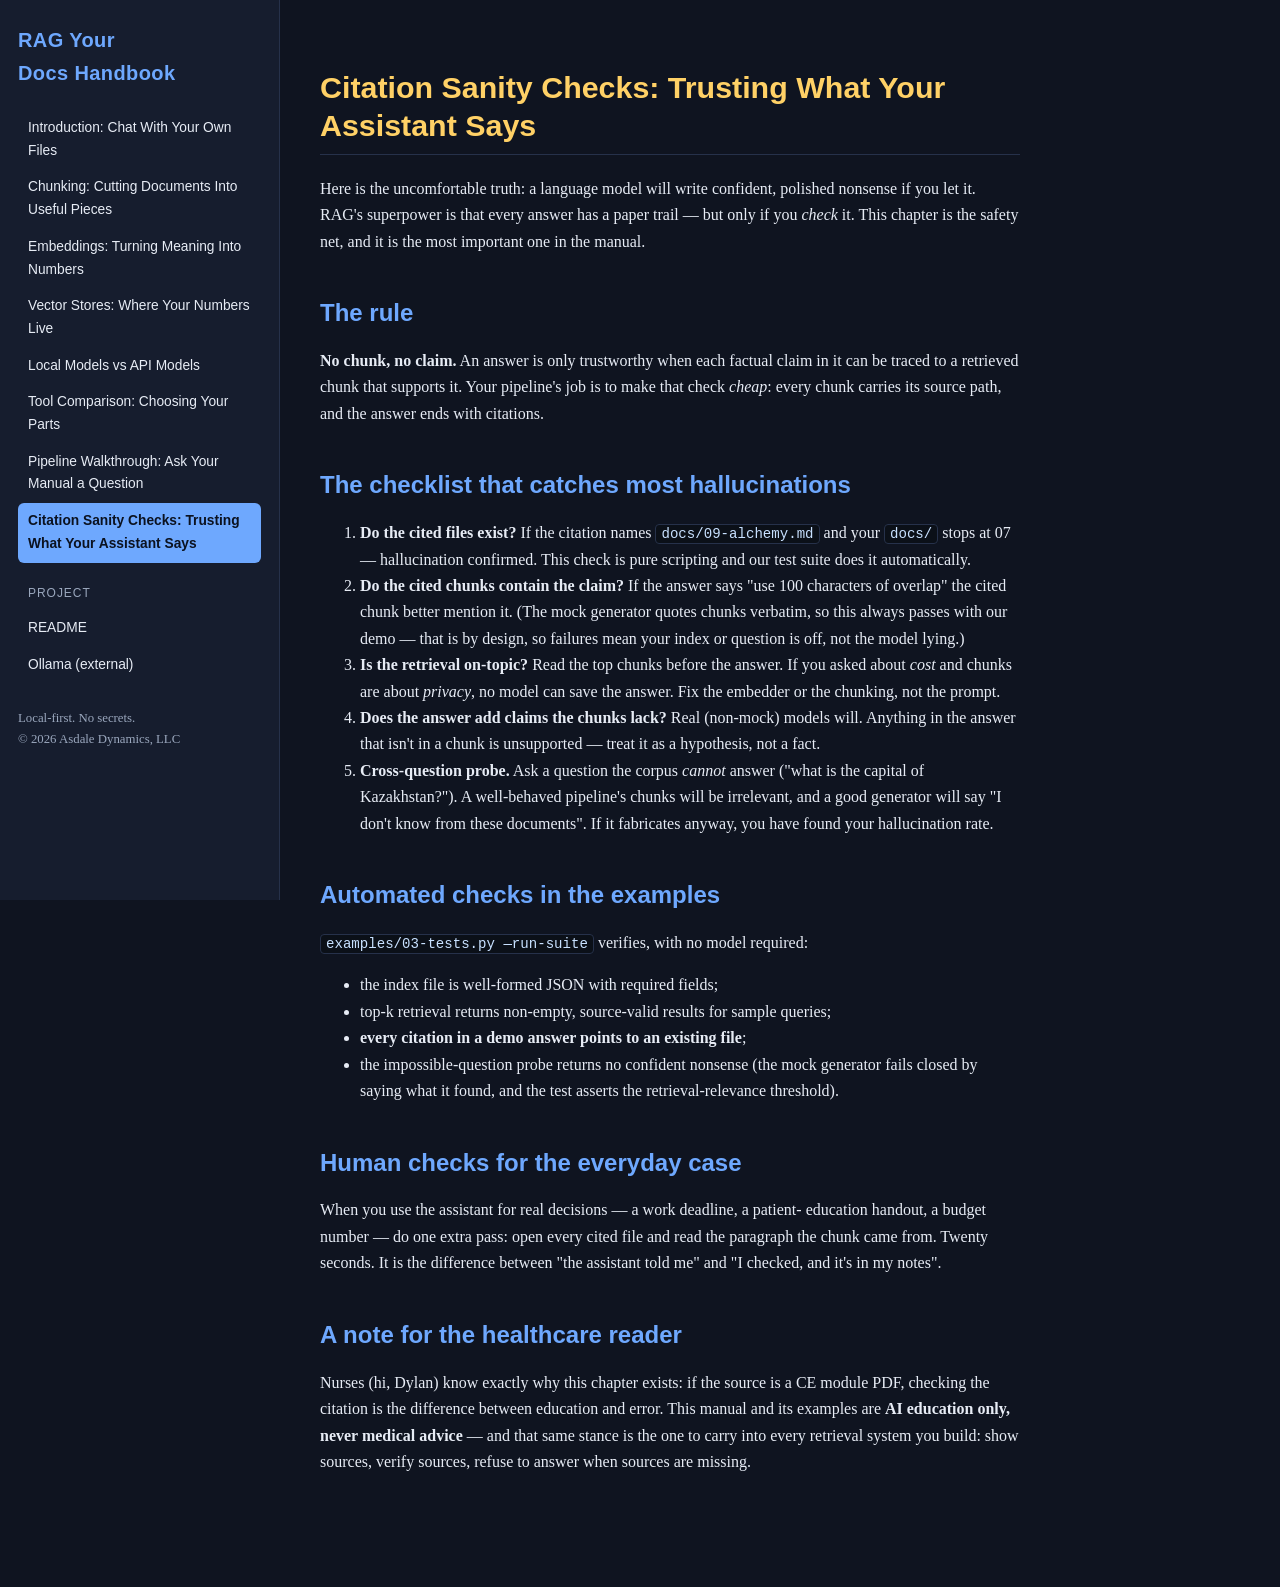
<file: site/07-citations.html>
<!DOCTYPE html>
<html lang="en">
<head>
<meta charset="utf-8">
<meta name="viewport" content="width=device-width, initial-scale=1">
<title>Citation Sanity Checks: Trusting What Your Assistant Says - RAG Your Docs Handbook</title>
<link rel="stylesheet" href="style.css">
</head>
<body>
<div class="layout">
<aside class="sidebar">
  <div class="brand">RAG Your<br>Docs Handbook</div>
  <nav><ul>
<li><a href="00-introduction.html" class="">Introduction: Chat With Your Own Files</a></li>
<li><a href="01-chunking.html" class="">Chunking: Cutting Documents Into Useful Pieces</a></li>
<li><a href="02-embeddings.html" class="">Embeddings: Turning Meaning Into Numbers</a></li>
<li><a href="03-vector-stores.html" class="">Vector Stores: Where Your Numbers Live</a></li>
<li><a href="04-local-vs-api.html" class="">Local Models vs API Models</a></li>
<li><a href="05-tool-comparison.html" class="">Tool Comparison: Choosing Your Parts</a></li>
<li><a href="06-pipeline-walkthrough.html" class="">Pipeline Walkthrough: Ask Your Manual a Question</a></li>
<li><a href="07-citations.html" class="active">Citation Sanity Checks: Trusting What Your Assistant Says</a></li>
<li class="nav-section">Project</li><li><a href="../README.md">README</a></li><li><a href="https://ollama.com" rel="noopener">Ollama (external)</a></li>
  </ul></nav>
  <p class="foot">Local-first. No secrets.<br>
  &copy; 2026 Asdale Dynamics, LLC</p>
</aside>
<main>
<h1>Citation Sanity Checks: Trusting What Your Assistant Says</h1>
<p>Here is the uncomfortable truth: a language model will write confident, polished nonsense if you let it. RAG's superpower is that every answer has a paper trail — but only if you <em>check</em> it. This chapter is the safety net, and it is the most important one in the manual.</p>
<h2>The rule</h2>
<p><strong>No chunk, no claim.</strong> An answer is only trustworthy when each factual claim in it can be traced to a retrieved chunk that supports it. Your pipeline's job is to make that check <em>cheap</em>: every chunk carries its source path, and the answer ends with citations.</p>
<h2>The checklist that catches most hallucinations</h2>
<ol>
<li><strong>Do the cited files exist?</strong> If the citation names <code>docs/09-alchemy.md</code> and your <code>docs/</code> stops at 07 — hallucination confirmed. This check is pure scripting and our test suite does it automatically.</li>
<li><strong>Do the cited chunks contain the claim?</strong> If the answer says "use 100 characters of overlap" the cited chunk better mention it. (The mock generator quotes chunks verbatim, so this always passes with our demo — that is by design, so failures mean your index or question is off, not the model lying.)</li>
<li><strong>Is the retrieval on-topic?</strong> Read the top chunks before the answer. If you asked about <em>cost</em> and chunks are about <em>privacy</em>, no model can save the answer. Fix the embedder or the chunking, not the prompt.</li>
<li><strong>Does the answer add claims the chunks lack?</strong> Real (non-mock) models will. Anything in the answer that isn't in a chunk is unsupported — treat it as a hypothesis, not a fact.</li>
<li><strong>Cross-question probe.</strong> Ask a question the corpus <em>cannot</em> answer ("what is the capital of Kazakhstan?"). A well-behaved pipeline's chunks will be irrelevant, and a good generator will say "I don't know from these documents". If it fabricates anyway, you have found your hallucination rate.</li>
</ol>
<h2>Automated checks in the examples</h2>
<p><code>examples/03-tests.py —run-suite</code> verifies, with no model required:</p>
<ul>
<li>the index file is well-formed JSON with required fields;</li>
<li>top-k retrieval returns non-empty, source-valid results for sample queries;</li>
<li><strong>every citation in a demo answer points to an existing file</strong>;</li>
<li>the impossible-question probe returns no confident nonsense (the mock generator fails closed by saying what it found, and the test asserts the retrieval-relevance threshold).</li>
</ul>
<h2>Human checks for the everyday case</h2>
<p>When you use the assistant for real decisions — a work deadline, a patient- education handout, a budget number — do one extra pass: open every cited file and read the paragraph the chunk came from. Twenty seconds. It is the difference between "the assistant told me" and "I checked, and it's in my notes".</p>
<h2>A note for the healthcare reader</h2>
<p>Nurses (hi, Dylan) know exactly why this chapter exists: if the source is a CE module PDF, checking the citation is the difference between education and error. This manual and its examples are <strong>AI education only, never medical advice</strong> — and that same stance is the one to carry into every retrieval system you build: show sources, verify sources, refuse to answer when sources are missing.</p>
</main>
</div>
</body>
</html>
</file>
<file: site/style.css>
:root {
  --bg: #0f1420;
  --panel: #161d2e;
  --text: #e7ecf5;
  --muted: #9aa7bd;
  --accent: #6ea8fe;
  --accent2: #ffd166;
  --border: #26314a;
}

* { box-sizing: border-box; }

body {
  margin: 0;
  font-family: Georgia, "Times New Roman", serif;
  background: var(--bg);
  color: var(--text);
  line-height: 1.65;
}

.layout {
  display: grid;
  grid-template-columns: 280px 1fr;
  min-height: 100vh;
}

.sidebar {
  background: var(--panel);
  border-right: 1px solid var(--border);
  padding: 24px 18px;
  position: sticky;
  top: 0;
  height: 100vh;
  overflow-y: auto;
}

.brand {
  font-family: "Helvetica Neue", Arial, sans-serif;
  font-weight: 700;
  font-size: 1.25em;
  color: var(--accent);
  letter-spacing: 0.02em;
  margin-bottom: 20px;
}

.sidebar ul {
  list-style: none;
  padding: 0;
  margin: 0;
}

.sidebar li a {
  display: block;
  color: var(--text);
  text-decoration: none;
  padding: 7px 10px;
  border-radius: 6px;
  font-family: "Helvetica Neue", Arial, sans-serif;
  font-size: 0.86em;
}

.sidebar li a:hover { background: #1f2942; }
.sidebar li a.active {
  background: var(--accent);
  color: #0b1220;
  font-weight: 600;
}

.nav-section {
  margin-top: 14px;
  padding: 7px 10px;
  color: var(--muted);
  font-family: Arial, sans-serif;
  font-size: 0.75em;
  text-transform: uppercase;
  letter-spacing: 0.08em;
}

.foot {
  margin-top: 24px;
  color: var(--muted);
  font-size: 0.8em;
}

main {
  max-width: 780px;
  padding: 48px 40px 96px;
}

h1, h2, h3 {
  font-family: "Helvetica Neue", Arial, sans-serif;
  line-height: 1.25;
}

h1 {
  color: var(--accent2);
  font-size: 1.9em;
  border-bottom: 1px solid var(--border);
  padding-bottom: 10px;
}

h2 { color: var(--accent); margin-top: 1.8em; }

a { color: var(--accent); }

code {
  background: #0b1018;
  border: 1px solid var(--border);
  border-radius: 4px;
  padding: 1px 5px;
  font-size: 0.88em;
  font-family: "SFMono-Regular", Consolas, monospace;
  color: #c8e1ff;
}

pre {
  background: #0b1018;
  border: 1px solid var(--border);
  border-radius: 8px;
  padding: 14px 16px;
  overflow-x: auto;
}

pre code {
  border: none;
  background: none;
  padding: 0;
  color: #c8e1ff;
}

table {
  border-collapse: collapse;
  width: 100%;
  margin: 1em 0;
  font-size: 0.95em;
}

th, td {
  border: 1px solid var(--border);
  padding: 7px 10px;
  text-align: left;
}

th { background: #1a2338; font-family: Arial, sans-serif; }

blockquote {
  border-left: 3px solid var(--accent2);
  margin: 1em 0;
  padding: 4px 18px;
  color: var(--muted);
}

@media (max-width: 900px) {
  .layout { grid-template-columns: 1fr; }
  .sidebar { position: relative; height: auto; border-right: none; border-bottom: 1px solid var(--border); }
  main { padding: 32px 22px 64px; }
}
</file>
